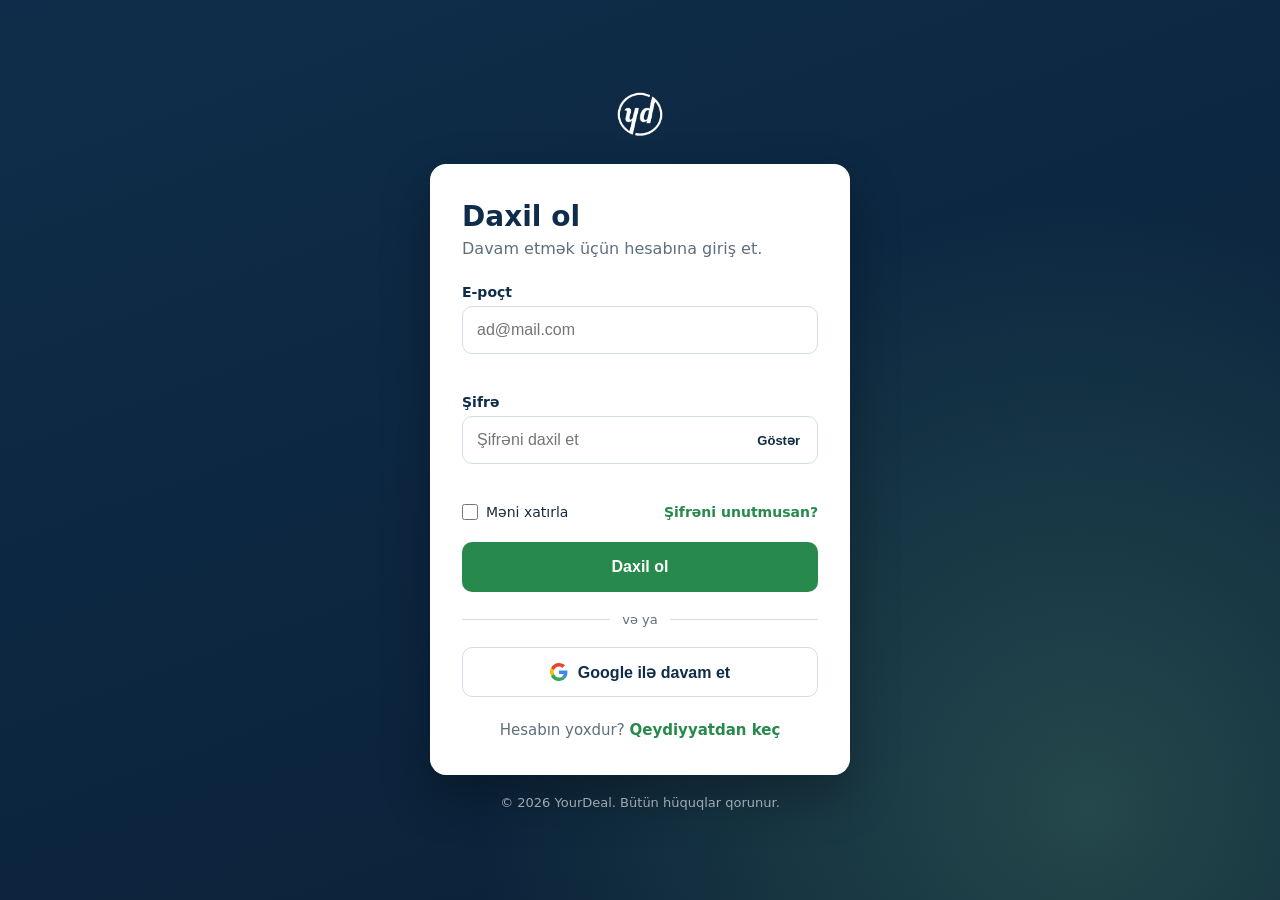
<file: login.html>
<!DOCTYPE html>
<html lang="az">
<head>
  <meta charset="UTF-8">
  <meta name="viewport" content="width=device-width, initial-scale=1">
  <title>Daxil ol | YourDeal</title>
  <link rel="stylesheet" href="login.css">
</head>
<body>
  <main class="wrapper">

    <a href="/" class="logo" aria-label="YourDeal ana səhifə">
      <img src="images/logo.png" alt="" width="50">
    </a>

    <section class="card">
      <h1>Daxil ol</h1>
      <p class="sub">Davam etmək üçün hesabına giriş et.</p>

      <div id="formMessage" class="form-message" role="alert" aria-live="polite"></div>

      <form id="loginForm" novalidate>
        <div class="field">
          <label for="email">E-poçt</label>
          <input type="email" id="email" name="email" placeholder="ad@mail.com" autocomplete="email" required>
          <div class="error-text" id="emailError"></div>
        </div>

        <div class="field">
          <label for="password">Şifrə</label>
          <div class="input-wrap">
            <input type="password" id="password" name="password" placeholder="Şifrəni daxil et" autocomplete="current-password" required>
            <button type="button" class="toggle-pass" id="togglePass" aria-label="Şifrəni göstər">Göstər</button>
          </div>
          <div class="error-text" id="passwordError"></div>
        </div>

        <div class="row">
          <label class="remember" for="remember">
            <input type="checkbox" id="remember" name="remember">
            Məni xatırla
          </label>
          <a href="/forgot-password">Şifrəni unutmusan?</a>
        </div>

        <button type="submit" class="btn btn-primary" id="submitBtn">Daxil ol</button>
      </form>

      <div class="divider">və ya</div>

      <button type="button" class="btn btn-outline" id="googleBtn">
        <svg width="18" height="18" viewBox="0 0 48 48" aria-hidden="true">
          <path fill="#EA4335" d="M24 9.5c3.5 0 6.6 1.2 9.1 3.6l6.8-6.8C35.8 2.4 30.3 0 24 0 14.6 0 6.5 5.4 2.6 13.2l7.9 6.1C12.4 13.6 17.7 9.5 24 9.5z"/>
          <path fill="#4285F4" d="M46.5 24.5c0-1.6-.1-3.1-.4-4.5H24v9h12.7c-.6 3-2.3 5.5-4.8 7.2l7.5 5.8c4.4-4.1 7.1-10.1 7.1-17.5z"/>
          <path fill="#FBBC05" d="M10.5 28.7A14.5 14.5 0 0 1 9.5 24c0-1.6.3-3.2.8-4.7l-7.9-6.1A24 24 0 0 0 0 24c0 3.9.9 7.5 2.6 10.8l7.9-6.1z"/>
          <path fill="#34A853" d="M24 48c6.5 0 11.9-2.1 15.9-5.8l-7.5-5.8c-2.1 1.4-4.8 2.3-8.4 2.3-6.3 0-11.6-4.1-13.5-9.8l-7.9 6.1C6.5 42.6 14.6 48 24 48z"/>
        </svg>
        Google ilə davam et
      </button>

      <p class="signup">Hesabın yoxdur? <a href="/register">Qeydiyyatdan keç</a></p>
    </section>

    <p class="page-footer">© 2026 YourDeal. Bütün hüquqlar qorunur.</p>

  </main>

  <script>
    const form = document.getElementById('loginForm');
    const emailInput = document.getElementById('email');
    const passInput = document.getElementById('password');
    const emailError = document.getElementById('emailError');
    const passError = document.getElementById('passwordError');
    const message = document.getElementById('formMessage');
    const submitBtn = document.getElementById('submitBtn');
    const togglePass = document.getElementById('togglePass');

    // Şifrəni göstər / gizlət
    togglePass.addEventListener('click', () => {
      const show = passInput.type === 'password';
      passInput.type = show ? 'text' : 'password';
      togglePass.textContent = show ? 'Gizlət' : 'Göstər';
      togglePass.setAttribute('aria-label', show ? 'Şifrəni gizlət' : 'Şifrəni göstər');
    });

    function showMessage(text, type) {
      message.textContent = text;
      message.className = 'form-message show ' + type;
    }

    function setError(input, errorEl, text) {
      errorEl.textContent = text;
      input.classList.toggle('invalid', Boolean(text));
    }

    function validate() {
      let ok = true;
      const email = emailInput.value.trim();
      const password = passInput.value;

      if (!email) {
        setError(emailInput, emailError, 'E-poçt ünvanını daxil et.');
        ok = false;
      } else if (!/^[^\s@]+@[^\s@]+\.[^\s@]+$/.test(email)) {
        setError(emailInput, emailError, 'E-poçt ünvanı düzgün deyil.');
        ok = false;
      } else {
        setError(emailInput, emailError, '');
      }

      if (!password) {
        setError(passInput, passError, 'Şifrəni daxil et.');
        ok = false;
      } else if (password.length < 6) {
        setError(passInput, passError, 'Şifrə ən azı 6 simvol olmalıdır.');
        ok = false;
      } else {
        setError(passInput, passError, '');
      }

      return ok;
    }

    emailInput.addEventListener('input', () => setError(emailInput, emailError, ''));
    passInput.addEventListener('input', () => setError(passInput, passError, ''));

    form.addEventListener('submit', async (e) => {
      e.preventDefault();
      message.className = 'form-message';

      if (!validate()) return;

      submitBtn.disabled = true;
      submitBtn.textContent = 'Gözlə...';

      try {
        // TODO: öz backend ünvanınla əvəz et
        const response = await fetch('/api/login', {
          method: 'POST',
          headers: { 'Content-Type': 'application/json' },
          credentials: 'include',
          body: JSON.stringify({
            email: emailInput.value.trim(),
            password: passInput.value,
            remember: document.getElementById('remember').checked
          })
        });

        if (!response.ok) {
          const data = await response.json().catch(() => ({}));
          throw new Error(data.message || 'E-poçt və ya şifrə yanlışdır.');
        }

        showMessage('Uğurla daxil oldun! Yönləndirilirsən...', 'success');
        setTimeout(() => { window.location.href = '/dashboard'; }, 800);
      } catch (err) {
        showMessage(err.message || 'Xəta baş verdi. Bir az sonra yenidən yoxla.', 'error');
      } finally {
        submitBtn.disabled = false;
        submitBtn.textContent = 'Daxil ol';
      }
    });

    document.getElementById('googleBtn').addEventListener('click', () => {
      // TODO: Google OAuth axınını bura qoş
      showMessage('Google ilə giriş hələ qoşulmayıb.', 'error');
    });
  </script>
</body>
</html>
</file>
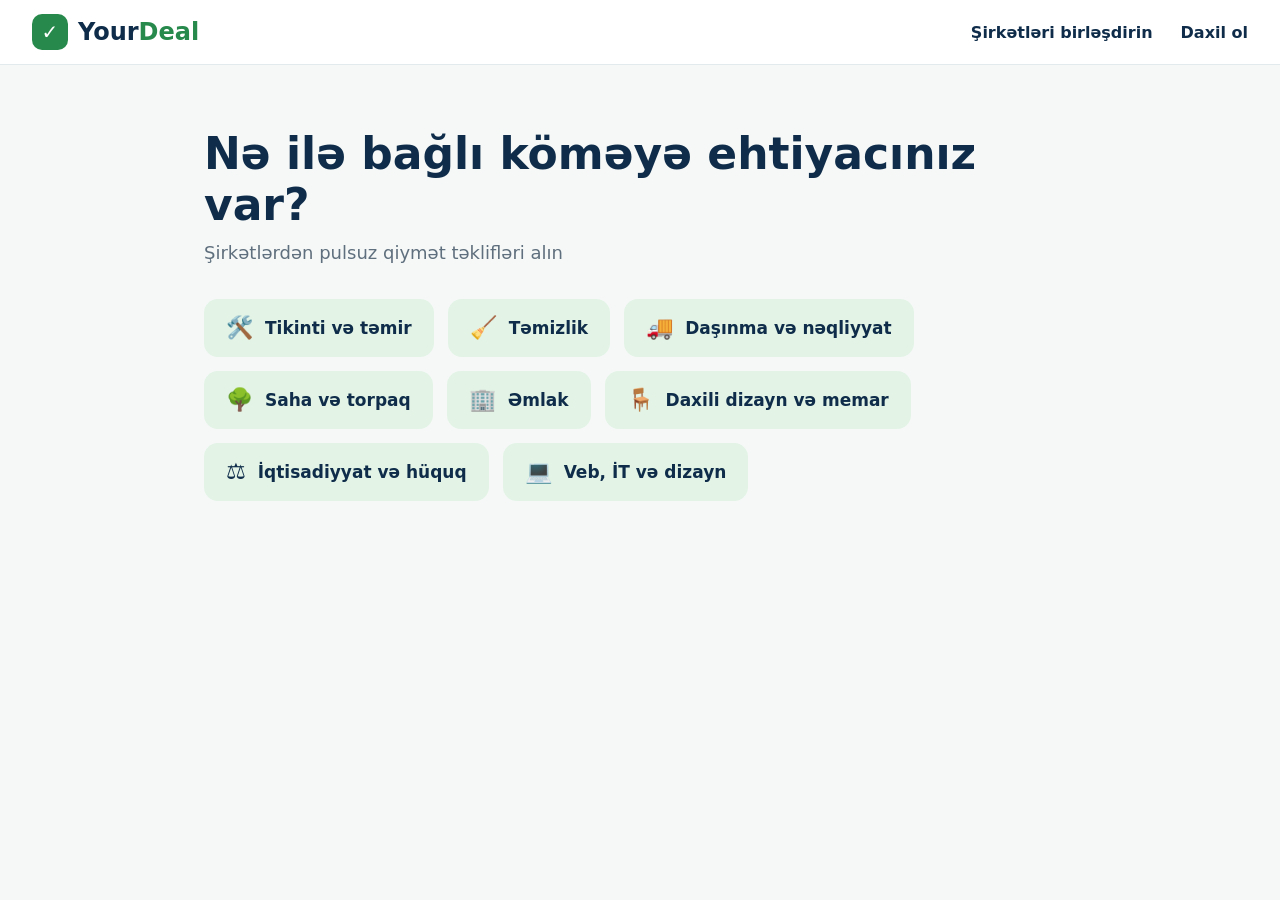
<file: tikinti.html>
<!DOCTYPE html>
<html lang="az">
<head>
  <meta charset="UTF-8">
  <meta name="viewport" content="width=device-width, initial-scale=1">
  <title>YourDeal | Şirkətlərdən pulsuz qiymət təklifləri alın</title>
  <link rel="stylesheet" href="tikinti.css">
</head>
<body>

  <header class="topbar">
    <a href="/" class="logo" aria-label="YourDeal ana səhifə">
      <span class="logo-mark">✓</span>
      <span>Your<span class="deal">Deal</span></span>
    </a>
    <nav class="nav">
      <a href="/connect-company">Şirkətləri birləşdirin</a>
      <a href="login.html">Daxil ol</a>
    </nav>
  </header>

  <main class="hero">
    <h1>Nə ilə bağlı köməyə ehtiyacınız var?</h1>
    <p class="hero-sub">Şirkətlərdən pulsuz qiymət təklifləri alın</p>

    <!-- Kateqoriya düymələri: hər biri öz pəncərəsinə (#id) keçid verir -->
    <div class="categories">
      <a class="category-btn" href="#tikinti-temir"><span class="category-icon" aria-hidden="true">🛠️</span>Tikinti və təmir</a>
      <a class="category-btn" href="#temizlik"><span class="category-icon" aria-hidden="true">🧹</span>Təmizlik</a>
      <a class="category-btn" href="#dasinma-neqliyyat"><span class="category-icon" aria-hidden="true">🚚</span>Daşınma və nəqliyyat</a>
      <a class="category-btn" href="#saha-torpaq"><span class="category-icon" aria-hidden="true">🌳</span>Saha və torpaq</a>
      <a class="category-btn" href="#emlak"><span class="category-icon" aria-hidden="true">🏢</span>Əmlak</a>
      <a class="category-btn" href="#daxili-dizayn"><span class="category-icon" aria-hidden="true">🪑</span>Daxili dizayn və memar</a>
      <a class="category-btn" href="#iqtisadiyyat-huquq"><span class="category-icon" aria-hidden="true">⚖️</span>İqtisadiyyat və hüquq</a>
      <a class="category-btn" href="#veb-it-dizayn"><span class="category-icon" aria-hidden="true">💻</span>Veb, İT və dizayn</a>
    </div>
  </main>

  <!-- ===================== PƏNCƏRƏLƏR ===================== -->
  <!-- Bağlamaq üçün X düyməsi və ya kənara klik: href="#" -->

  <!-- 1. Tikinti və təmir -->
  <div class="modal" id="tikinti-temir">
    <a class="modal-overlay" href="#" aria-label="Bağla"></a>
    <div class="modal-dialog" role="dialog" aria-modal="true" aria-labelledby="t-tikinti-temir">
      <a class="modal-close" href="#" aria-label="Bağla">
        <svg width="26" height="26" viewBox="0 0 24 24" fill="none" stroke="currentColor" stroke-width="2" stroke-linecap="round" aria-hidden="true"><path d="M5 5l14 14M19 5L5 19"/></svg>
      </a>
      <div class="modal-body">
        <h3 class="modal-label">Populyar</h3> 
        <div class="chips">
          <a class="chip" href="/request?category=tikinti-temir&service=divar-kagizi">Daxili rənglər və divar kağızı</a>
          <a class="chip" href="/request?category=tikinti-temir&service=elektrikci">Elektrikçi</a>
          <a class="chip" href="/request?category=tikinti-temir&service=temir">Təmir</a>
          <a class="chip" href="/request?category=tikinti-temir&service=hamam-temiri">Hamam otağının təmiri</a>
          <a class="chip" href="/request?category=tikinti-temir&service=santexnik">Santexnik</a>
          <a class="chip" href="/request?category=tikinti-temir&service=doseme-zimparasi">Döşəmə zımparası, yağ və lak</a>
        </div>
        <h2 class="modal-title" id="t-tikinti-temir">İçindəki hər şey tikinti və təmir</h2>
        <ul class="service-list">
          <li><a href="/request?category=tikinti-temir&service=balkon-qis-bagi">Balkon və qış bağı</a></li>
          <li><a href="/request?category=tikinti-temir&service=nemsizlesdirme">Nəmsizləşdirmə</a></li>
          <li><a href="/request?category=tikinti-temir&service=hamam-temiri">Hamam otağının təmiri</a></li>
          <li><a href="/request?category=tikinti-temir&service=balkon">Balkon</a></li>
          <li><a href="/request?category=tikinti-temir&service=istilik-nasoslari">Yerüstü istilik nasosları</a></li>
          <li><a href="/request?category=tikinti-temir&service=beton-isleri">Beton işləri</a></li>
          <li><a href="/request?category=tikinti-temir&service=metbex-temiri">Mətbəx təmiri</a></li>
          <li><a href="/request?category=tikinti-temir&service=dam-ortuyu">Dam örtüyü</a></li>
          <li><a href="/request?category=tikinti-temir&service=pencere-qapi">Pəncərə və qapı quraşdırılması</a></li>
          <li><a href="/request?category=tikinti-temir&service=kafel-plite">Kafel və plitə döşənməsi</a></li>
        </ul>
      </div>
    </div>
  </div>

  <!-- 2. Təmizlik -->
  <div class="modal" id="temizlik">
    <a class="modal-overlay" href="#" aria-label="Bağla"></a>
    <div class="modal-dialog" role="dialog" aria-modal="true" aria-labelledby="t-temizlik">
      <a class="modal-close" href="#" aria-label="Bağla">
        <svg width="26" height="26" viewBox="0 0 24 24" fill="none" stroke="currentColor" stroke-width="2" stroke-linecap="round" aria-hidden="true"><path d="M5 5l14 14M19 5L5 19"/></svg>
      </a>
      <div class="modal-body">
        <h3 class="modal-label">Populyar</h3>
        <div class="chips">
          <a class="chip" href="/request?category=temizlik&service=ev-temizliyi">Ev təmizliyi</a>
          <a class="chip" href="/request?category=temizlik&service=temir-sonrasi">Təmir sonrası təmizlik</a>
          <a class="chip" href="/request?category=temizlik&service=ofis-temizliyi">Ofis təmizliyi</a>
          <a class="chip" href="/request?category=temizlik&service=pencere-yuyulmasi">Pəncərə yuyulması</a>
        </div>
        <h2 class="modal-title" id="t-temizlik">İçindəki hər şey təmizlik</h2>
        <ul class="service-list">
          <li><a href="/request?category=temizlik&service=ev-temizliyi">Ev təmizliyi</a></li>
          <li><a href="/request?category=temizlik&service=temir-sonrasi">Təmir sonrası təmizlik</a></li>
          <li><a href="/request?category=temizlik&service=ofis-temizliyi">Ofis təmizliyi</a></li>
          <li><a href="/request?category=temizlik&service=pencere-yuyulmasi">Pəncərə yuyulması</a></li>
          <li><a href="/request?category=temizlik&service=xalca-mebel">Xalça və mebel yuyulması</a></li>
          <li><a href="/request?category=temizlik&service=kocme-temizliyi">Köçmə təmizliyi</a></li>
          <li><a href="/request?category=temizlik&service=pilleken">Pilləkən təmizliyi</a></li>
          <li><a href="/request?category=temizlik&service=derin-temizlik">Dərin təmizlik</a></li>
        </ul>
      </div>
    </div>
  </div>

  <!-- 3. Daşınma və nəqliyyat -->
  <div class="modal" id="dasinma-neqliyyat">
    <a class="modal-overlay" href="#" aria-label="Bağla"></a>
    <div class="modal-dialog" role="dialog" aria-modal="true" aria-labelledby="t-dasinma">
      <a class="modal-close" href="#" aria-label="Bağla">
        <svg width="26" height="26" viewBox="0 0 24 24" fill="none" stroke="currentColor" stroke-width="2" stroke-linecap="round" aria-hidden="true"><path d="M5 5l14 14M19 5L5 19"/></svg>
      </a>
      <div class="modal-body">
        <h3 class="modal-label">Populyar</h3>
        <div class="chips">
          <a class="chip" href="/request?category=dasinma&service=koc-xidmeti">Köç xidməti</a>
          <a class="chip" href="/request?category=dasinma&service=yuk-dasima">Yük daşıma</a>
          <a class="chip" href="/request?category=dasinma&service=mebel-dasinmasi">Mebel daşınması</a>
          <a class="chip" href="/request?category=dasinma&service=yukdasiyanlar">Yükdaşıyanlar</a>
        </div>
        <h2 class="modal-title" id="t-dasinma">İçindəki hər şey daşınma və nəqliyyat</h2>
        <ul class="service-list">
          <li><a href="/request?category=dasinma&service=koc-xidmeti">Köç xidməti</a></li>
          <li><a href="/request?category=dasinma&service=yuk-dasima">Yük daşıma</a></li>
          <li><a href="/request?category=dasinma&service=mebel-dasinmasi">Mebel daşınması</a></li>
          <li><a href="/request?category=dasinma&service=yukdasiyanlar">Yükdaşıyanlar</a></li>
          <li><a href="/request?category=dasinma&service=pianino-agir-esya">Pianino və ağır əşya daşınması</a></li>
          <li><a href="/request?category=dasinma&service=anbar">Anbar xidməti</a></li>
          <li><a href="/request?category=dasinma&service=tullanti">Tullantı daşınması</a></li>
          <li><a href="/request?category=dasinma&service=seherlerarasi">Şəhərlərarası daşıma</a></li>
        </ul>
      </div>
    </div>
  </div>

  <!-- 4. Saha və torpaq -->
  <div class="modal" id="saha-torpaq">
    <a class="modal-overlay" href="#" aria-label="Bağla"></a>
    <div class="modal-dialog" role="dialog" aria-modal="true" aria-labelledby="t-saha">
      <a class="modal-close" href="#" aria-label="Bağla">
        <svg width="26" height="26" viewBox="0 0 24 24" fill="none" stroke="currentColor" stroke-width="2" stroke-linecap="round" aria-hidden="true"><path d="M5 5l14 14M19 5L5 19"/></svg>
      </a>
      <div class="modal-body">
        <h3 class="modal-label">Populyar</h3>
        <div class="chips">
          <a class="chip" href="/request?category=saha-torpaq&service=bag-isleri">Bağ işləri</a>
          <a class="chip" href="/request?category=saha-torpaq&service=agac-kesimi">Ağac kəsimi</a>
          <a class="chip" href="/request?category=saha-torpaq&service=hasar">Hasar quraşdırılması</a>
          <a class="chip" href="/request?category=saha-torpaq&service=landsaft">Landşaft dizaynı</a>
        </div>
        <h2 class="modal-title" id="t-saha">İçindəki hər şey saha və torpaq</h2>
        <ul class="service-list">
          <li><a href="/request?category=saha-torpaq&service=bag-isleri">Bağ işləri</a></li>
          <li><a href="/request?category=saha-torpaq&service=agac-kesimi">Ağac kəsimi</a></li>
          <li><a href="/request?category=saha-torpaq&service=hasar">Hasar quraşdırılması</a></li>
          <li><a href="/request?category=saha-torpaq&service=landsaft">Landşaft dizaynı</a></li>
          <li><a href="/request?category=saha-torpaq&service=cemen">Çəmən salınması</a></li>
          <li><a href="/request?category=saha-torpaq&service=yol-meydanca">Yol və meydança işləri</a></li>
          <li><a href="/request?category=saha-torpaq&service=suvarma">Suvarma sistemi</a></li>
          <li><a href="/request?category=saha-torpaq&service=torpaq-isleri">Torpaq işləri</a></li>
        </ul>
      </div>
    </div>
  </div>

  <!-- 5. Əmlak -->
  <div class="modal" id="emlak">
    <a class="modal-overlay" href="#" aria-label="Bağla"></a>
    <div class="modal-dialog" role="dialog" aria-modal="true" aria-labelledby="t-emlak">
      <a class="modal-close" href="#" aria-label="Bağla">
        <svg width="26" height="26" viewBox="0 0 24 24" fill="none" stroke="currentColor" stroke-width="2" stroke-linecap="round" aria-hidden="true"><path d="M5 5l14 14M19 5L5 19"/></svg>
      </a>
      <div class="modal-body">
        <h3 class="modal-label">Populyar</h3>
        <div class="chips">
          <a class="chip" href="/request?category=emlak&service=qiymetlendirme">Əmlakın qiymətləndirilməsi</a>
          <a class="chip" href="/request?category=emlak&service=idareetme">Əmlak idarəetməsi</a>
          <a class="chip" href="/request?category=emlak&service=texniki-baxis">Texniki baxış</a>
        </div>
        <h2 class="modal-title" id="t-emlak">İçindəki hər şey əmlak</h2>
        <ul class="service-list">
          <li><a href="/request?category=emlak&service=qiymetlendirme">Əmlakın qiymətləndirilməsi</a></li>
          <li><a href="/request?category=emlak&service=idareetme">Əmlak idarəetməsi</a></li>
          <li><a href="/request?category=emlak&service=texniki-baxis">Texniki baxış</a></li>
          <li><a href="/request?category=emlak&service=satis">Əmlak satışı</a></li>
          <li><a href="/request?category=emlak&service=icare">İcarə xidməti</a></li>
          <li><a href="/request?category=emlak&service=bina-idareetmesi">Bina idarəetməsi (MTK)</a></li>
          <li><a href="/request?category=emlak&service=senedlesdirme">Sənədləşmə xidməti</a></li>
        </ul>
      </div>
    </div>
  </div>

  <!-- 6. Daxili dizayn və memar -->
  <div class="modal" id="daxili-dizayn">
    <a class="modal-overlay" href="#" aria-label="Bağla"></a>
    <div class="modal-dialog" role="dialog" aria-modal="true" aria-labelledby="t-dizayn">
      <a class="modal-close" href="#" aria-label="Bağla">
        <svg width="26" height="26" viewBox="0 0 24 24" fill="none" stroke="currentColor" stroke-width="2" stroke-linecap="round" aria-hidden="true"><path d="M5 5l14 14M19 5L5 19"/></svg>
      </a>
      <div class="modal-body">
        <h3 class="modal-label">Populyar</h3>
        <div class="chips">
          <a class="chip" href="/request?category=daxili-dizayn&service=daxili-dizayn">Daxili dizayn</a>
          <a class="chip" href="/request?category=daxili-dizayn&service=memarliq">Memarlıq layihəsi</a>
          <a class="chip" href="/request?category=daxili-dizayn&service=metbex-dizayni">Mətbəx dizaynı</a>
        </div>
        <h2 class="modal-title" id="t-dizayn">İçindəki hər şey daxili dizayn və memar</h2>
        <ul class="service-list">
          <li><a href="/request?category=daxili-dizayn&service=daxili-dizayn">Daxili dizayn</a></li>
          <li><a href="/request?category=daxili-dizayn&service=memarliq">Memarlıq layihəsi</a></li>
          <li><a href="/request?category=daxili-dizayn&service=metbex-dizayni">Mətbəx dizaynı</a></li>
          <li><a href="/request?category=daxili-dizayn&service=mebel-dizayni">Mebel dizaynı</a></li>
          <li><a href="/request?category=daxili-dizayn&service=3d">3D vizuallaşdırma</a></li>
          <li><a href="/request?category=daxili-dizayn&service=ofis-dizayni">Ofis dizaynı</a></li>
          <li><a href="/request?category=daxili-dizayn&service=isiqlandirma">İşıqlandırma planı</a></li>
          <li><a href="/request?category=daxili-dizayn&service=dekorasiya">Dekorasiya</a></li>
        </ul>
      </div>
    </div>
  </div>

  <!-- 7. İqtisadiyyat və hüquq -->
  <div class="modal" id="iqtisadiyyat-huquq">
    <a class="modal-overlay" href="#" aria-label="Bağla"></a>
    <div class="modal-dialog" role="dialog" aria-modal="true" aria-labelledby="t-huquq">
      <a class="modal-close" href="#" aria-label="Bağla">
        <svg width="26" height="26" viewBox="0 0 24 24" fill="none" stroke="currentColor" stroke-width="2" stroke-linecap="round" aria-hidden="true"><path d="M5 5l14 14M19 5L5 19"/></svg>
      </a>
      <div class="modal-body">
        <h3 class="modal-label">Populyar</h3>
        <div class="chips">
          <a class="chip" href="/request?category=iqtisadiyyat-huquq&service=muhasib">Mühasib</a>
          <a class="chip" href="/request?category=iqtisadiyyat-huquq&service=vekil">Vəkil</a>
          <a class="chip" href="/request?category=iqtisadiyyat-huquq&service=vergi">Vergi məsləhəti</a>
        </div>
        <h2 class="modal-title" id="t-huquq">İçindəki hər şey iqtisadiyyat və hüquq</h2>
        <ul class="service-list">
          <li><a href="/request?category=iqtisadiyyat-huquq&service=muhasib">Mühasib</a></li>
          <li><a href="/request?category=iqtisadiyyat-huquq&service=vekil">Vəkil</a></li>
          <li><a href="/request?category=iqtisadiyyat-huquq&service=vergi">Vergi məsləhəti</a></li>
          <li><a href="/request?category=iqtisadiyyat-huquq&service=muqavile">Müqavilə hazırlanması</a></li>
          <li><a href="/request?category=iqtisadiyyat-huquq&service=sirket-qeydiyyati">Şirkət qeydiyyatı</a></li>
          <li><a href="/request?category=iqtisadiyyat-huquq&service=audit">Audit</a></li>
          <li><a href="/request?category=iqtisadiyyat-huquq&service=emlak-huququ">Daşınmaz əmlak hüququ</a></li>
          <li><a href="/request?category=iqtisadiyyat-huquq&service=maliyye-planlasdirmasi">Maliyyə planlaşdırılması</a></li>
        </ul>
      </div>
    </div>
  </div>

  <!-- 8. Veb, İT və dizayn -->
  <div class="modal" id="veb-it-dizayn">
    <a class="modal-overlay" href="#" aria-label="Bağla"></a>
    <div class="modal-dialog" role="dialog" aria-modal="true" aria-labelledby="t-veb">
      <a class="modal-close" href="#" aria-label="Bağla">
        <svg width="26" height="26" viewBox="0 0 24 24" fill="none" stroke="currentColor" stroke-width="2" stroke-linecap="round" aria-hidden="true"><path d="M5 5l14 14M19 5L5 19"/></svg>
      </a>
      <div class="modal-body">
        <h3 class="modal-label">Populyar</h3>
        <div class="chips">
          <a class="chip" href="/request?category=veb-it&service=veb-sayt">Veb sayt hazırlanması</a>
          <a class="chip" href="/request?category=veb-it&service=loqo">Loqo dizaynı</a>
          <a class="chip" href="/request?category=veb-it&service=mobil-tetbiq">Mobil tətbiq</a>
          <a class="chip" href="/request?category=veb-it&service=seo">SEO</a>
        </div>
        <h2 class="modal-title" id="t-veb">İçindəki hər şey veb, İT və dizayn</h2>
        <ul class="service-list">
          <li><a href="/request?category=veb-it&service=veb-sayt">Veb sayt hazırlanması</a></li>
          <li><a href="/request?category=veb-it&service=loqo">Loqo dizaynı</a></li>
          <li><a href="/request?category=veb-it&service=mobil-tetbiq">Mobil tətbiq</a></li>
          <li><a href="/request?category=veb-it&service=seo">SEO</a></li>
          <li><a href="/request?category=veb-it&service=onlayn-magaza">Onlayn mağaza</a></li>
          <li><a href="/request?category=veb-it&service=ui-ux">UI/UX dizayn</a></li>
          <li><a href="/request?category=veb-it&service=sosial-media">Sosial media idarəetməsi</a></li>
          <li><a href="/request?category=veb-it&service=it-destek">Kompüter təmiri və IT dəstəyi</a></li>
        </ul>
      </div>
    </div>
  </div>

</body>
</html>
</file>
<file: login.css>
:root {
  --navy: #0f2d4a;
  --navy-dark: #0a2036;
  --green: #278a4c;
  --green-hover: #1f733f;
  --green-light: #7ed08a;
  --white: #ffffff;
  --text: #1b2b3a;
  --muted: #5f6f7d;
  --border: #d5dde4;
  --error: #c0392b;
}

* {
  box-sizing: border-box;
  margin: 0;
  padding: 0;
}

body {
  font-family: "Segoe UI", system-ui, -apple-system, Roboto, Arial, sans-serif;
  color: var(--text);
  min-height: 100vh;
  display: grid;
  place-items: center;
  padding: 32px 20px;
  background:
    radial-gradient(circle at 85% 90%, rgba(126, 208, 138, 0.22), transparent 45%),
    linear-gradient(160deg, var(--navy) 0%, var(--navy-dark) 100%);
  background-attachment: fixed;
}

.wrapper {
  width: 100%;
  max-width: 420px;
}

/* ---------- Loqo ---------- */
.logo {
  display: flex;
  align-items: center;
  justify-content: center;
  gap: 10px;
  margin-bottom: 24px;
  text-decoration: none;
  color: var(--white);
  font-size: 28px;
  font-weight: 700;
  letter-spacing: 0.3px;
}

.logo-mark {
  width: 40px;
  height: 40px;
  border-radius: 10px;
  background: var(--green);
  display: grid;
  place-items: center;
  font-size: 22px;
}

.logo .deal {
  color: var(--green-light);
}

/* ---------- Kart ---------- */
.card {
  background: var(--white);
  border-radius: 16px;
  padding: 36px 32px;
  box-shadow: 0 20px 50px rgba(0, 0, 0, 0.3);
}

.card h1 {
  font-size: 28px;
  color: var(--navy);
  margin-bottom: 6px;
}

.card .sub {
  color: var(--muted);
  margin-bottom: 26px;
}

/* ---------- Sahələr ---------- */
.field {
  margin-bottom: 18px;
}

label {
  display: block;
  font-size: 14px;
  font-weight: 600;
  color: var(--navy);
  margin-bottom: 6px;
}

.input-wrap {
  position: relative;
}

input[type="email"],
input[type="password"],
input[type="text"] {
  width: 100%;
  height: 48px;
  padding: 0 14px;
  font-size: 16px;
  color: var(--text);
  border: 1.5px solid var(--border);
  border-radius: 10px;
  background: var(--white);
  transition: border-color 0.15s, box-shadow 0.15s;
}

input:focus {
  outline: none;
  border-color: var(--green);
  box-shadow: 0 0 0 3px rgba(39, 138, 76, 0.18);
}

input.invalid {
  border-color: var(--error);
}

.toggle-pass {
  position: absolute;
  right: 8px;
  top: 50%;
  transform: translateY(-50%);
  background: none;
  border: none;
  padding: 8px 10px;
  font-size: 13px;
  font-weight: 600;
  color: var(--navy);
  cursor: pointer;
  border-radius: 6px;
}

.toggle-pass:hover {
  background: #eef2f5;
}

.error-text {
  color: var(--error);
  font-size: 13px;
  margin-top: 6px;
  min-height: 16px;
}

/* ---------- Xatırla / unutmusan ---------- */
.row {
  display: flex;
  align-items: center;
  justify-content: space-between;
  margin: 4px 0 22px;
  font-size: 14px;
}

.remember {
  display: flex;
  align-items: center;
  gap: 8px;
  cursor: pointer;
  color: var(--text);
  font-weight: 400;
  margin: 0;
}

.remember input {
  width: 16px;
  height: 16px;
  accent-color: var(--green);
}

a {
  color: var(--green);
  font-weight: 600;
  text-decoration: none;
}

a:hover {
  text-decoration: underline;
}

/* ---------- Düymələr ---------- */
.btn {
  width: 100%;
  height: 50px;
  border: none;
  border-radius: 10px;
  font-size: 16px;
  font-weight: 700;
  cursor: pointer;
  transition: background 0.15s, transform 0.05s;
}

.btn:active {
  transform: translateY(1px);
}

.btn-primary {
  background: var(--green);
  color: var(--white);
}

.btn-primary:hover {
  background: var(--green-hover);
}

.btn-primary:disabled {
  opacity: 0.7;
  cursor: not-allowed;
}

.btn-outline {
  background: var(--white);
  color: var(--navy);
  border: 1.5px solid var(--border);
  display: flex;
  align-items: center;
  justify-content: center;
  gap: 10px;
}

.btn-outline:hover {
  background: #f4f7f9;
}

.divider {
  display: flex;
  align-items: center;
  gap: 12px;
  color: var(--muted);
  font-size: 13px;
  margin: 20px 0;
}

.divider::before,
.divider::after {
  content: "";
  flex: 1;
  height: 1px;
  background: var(--border);
}

/* ---------- Mesaj ---------- */
.form-message {
  padding: 12px 14px;
  border-radius: 10px;
  font-size: 14px;
  margin-bottom: 18px;
  display: none;
}

.form-message.show {
  display: block;
}

.form-message.error {
  background: #fdecea;
  color: var(--error);
}

.form-message.success {
  background: #e6f4ea;
  color: var(--green-hover);
}

/* ---------- Alt hissə ---------- */
.signup {
  text-align: center;
  margin-top: 24px;
  font-size: 15px;
  color: var(--muted);
}

.page-footer {
  text-align: center;
  margin-top: 20px;
  font-size: 13px;
  color: rgba(255, 255, 255, 0.6);
}

/* ---------- Mobil ---------- */
@media (max-width: 480px) {
  body {
    padding: 24px 14px;
  }

  .card {
    padding: 28px 20px;
  }
}
</file>
<file: tikinti.css>
:root {
  --navy: #0f2d4a;
  --navy-dark: #0a2036;
  --green: #278a4c;
  --green-hover: #1f733f;
  --green-light: #7ed08a;
  --green-soft: #e3f4e6;
  --green-soft-hover: #cfebd4;
  --white: #ffffff;
  --bg: #f5f8f7;
  --text: #1b2b3a;
  --muted: #5f6f7d;
}

* {
  box-sizing: border-box;
  margin: 0;
  padding: 0;
}

body {
  font-family: "Segoe UI", system-ui, -apple-system, Roboto, Arial, sans-serif;
  color: var(--text);
  background: var(--bg);
  min-height: 100vh;
}

/* Pəncərə açıq olanda arxa səhifə sürüşməsin */
body:has(.modal:target) {
  overflow: hidden;
}

a {
  color: inherit;
  text-decoration: none;
}

/* ---------- Üst panel ---------- */
.topbar {
  display: flex;
  align-items: center;
  justify-content: space-between;
  padding: 14px 32px;
  background: var(--white);
  border-bottom: 1px solid #e3eaee;
}

.logo {
  display: inline-flex;
  align-items: center;
  gap: 10px;
  font-size: 24px;
  font-weight: 700;
  color: var(--navy);
}

.logo-mark {
  width: 36px;
  height: 36px;
  border-radius: 10px;
  background: var(--green);
  color: var(--white);
  display: grid;
  place-items: center;
  font-size: 20px;
}

.logo .deal {
  color: var(--green);
}

.nav {
  display: flex;
  align-items: center;
  gap: 28px;
  font-weight: 600;
  color: var(--navy);
}

.nav a:hover {
  color: var(--green);
}

/* ---------- Əsas hissə ---------- */
.hero {
  max-width: 920px;
  margin: 0 auto;
  padding: 64px 24px 80px;
}

.hero h1 {
  font-size: clamp(30px, 5vw, 44px);
  line-height: 1.15;
  color: var(--navy);
  margin-bottom: 12px;
}

.hero-sub {
  font-size: 18px;
  color: var(--muted);
  margin-bottom: 36px;
}

/* ---------- Kateqoriya düymələri ---------- */
.categories {
  display: flex;
  flex-wrap: wrap;
  gap: 14px;
}

.category-btn {
  display: inline-flex;
  align-items: center;
  gap: 12px;
  padding: 18px 22px;
  background: var(--green-soft);
  color: var(--navy);
  border-radius: 14px;
  font-size: 17px;
  font-weight: 600;
  transition: background 0.15s, transform 0.1s, box-shadow 0.15s;
}

.category-btn:hover {
  background: var(--green-soft-hover);
  box-shadow: 0 6px 16px rgba(15, 45, 74, 0.1);
  transform: translateY(-1px);
}

.category-btn:focus-visible {
  outline: 3px solid var(--green);
  outline-offset: 2px;
}

.category-icon {
  font-size: 22px;
  line-height: 1;
}

/* ---------- Pəncərə (yalnız CSS, :target ilə) ---------- */
.modal {
  position: fixed;
  inset: 0;
  z-index: 100;
  display: none;
  place-items: center;
  padding: 24px;
}

.modal:target {
  display: grid;
}

.modal-overlay {
  position: absolute;
  inset: 0;
  background: rgba(10, 32, 54, 0.6);
  animation: fadeIn 0.2s ease;
}

.modal-dialog {
  position: relative;
  width: 100%;
  max-width: 940px;
  max-height: calc(100vh - 48px);
  background: var(--white);
  border-radius: 6px;
  box-shadow: 0 24px 60px rgba(0, 0, 0, 0.35);
  display: flex;
  flex-direction: column;
  animation: popIn 0.2s ease;
}

.modal-close {
  position: absolute;
  top: 18px;
  right: 22px;
  z-index: 2;
  width: 44px;
  height: 44px;
  display: grid;
  place-items: center;
  border-radius: 50%;
  color: var(--navy);
}

.modal-close:hover {
  background: var(--green-soft);
}

.modal-close:focus-visible {
  outline: 3px solid var(--green);
}

.modal-body {
  overflow-y: auto;
  padding: 64px 56px 40px;
}

.modal-label {
  font-size: 16px;
  font-weight: 500;
  color: var(--muted);
  margin-bottom: 16px;
}

/* Populyar etiketlər */
.chips {
  display: flex;
  flex-wrap: wrap;
  gap: 10px;
  margin-bottom: 44px;
}

.chip {
  display: inline-block;
  padding: 12px 20px;
  background: var(--green-soft);
  color: var(--navy);
  border-radius: 999px;
  font-size: 16px;
  font-weight: 500;
  transition: background 0.15s;
}

.chip:hover {
  background: var(--green-soft-hover);
}

.modal-title {
  font-size: 18px;
  font-weight: 500;
  color: var(--muted);
  margin-bottom: 24px;
}

/* Xidmətlər siyahısı */
.service-list {
  list-style: none;
  display: grid;
  gap: 22px;
}

.service-list a {
  display: inline-block;
  font-size: 18px;
  font-weight: 500;
  color: var(--navy);
  padding-bottom: 2px;
  border-bottom: 2px solid var(--green);
  transition: color 0.15s;
}

.service-list a:hover {
  color: var(--green);
}

.service-list a:focus-visible,
.chip:focus-visible {
  outline: 3px solid var(--green);
  outline-offset: 3px;
}

/* ---------- Animasiyalar ---------- */
@keyframes fadeIn {
  from { opacity: 0; }
  to   { opacity: 1; }
}

@keyframes popIn {
  from { opacity: 0; transform: translateY(12px) scale(0.98); }
  to   { opacity: 1; transform: none; }
}

@media (prefers-reduced-motion: reduce) {
  .modal-overlay,
  .modal-dialog {
    animation: none;
  }
}

/* ---------- Mobil ---------- */
@media (max-width: 640px) {
  .topbar {
    padding: 12px 16px;
  }

  .nav {
    gap: 16px;
    font-size: 14px;
  }

  .hero {
    padding: 40px 16px 56px;
  }

  .category-btn {
    flex: 1 1 100%;
  }

  .modal {
    padding: 0;
  }

  .modal-dialog {
    max-width: none;
    max-height: 100vh;
    height: 100%;
    border-radius: 0;
  }

  .modal-body {
    padding: 64px 22px 32px;
  }

  .modal-close {
    top: 12px;
    right: 12px;
  }
}
</file>
